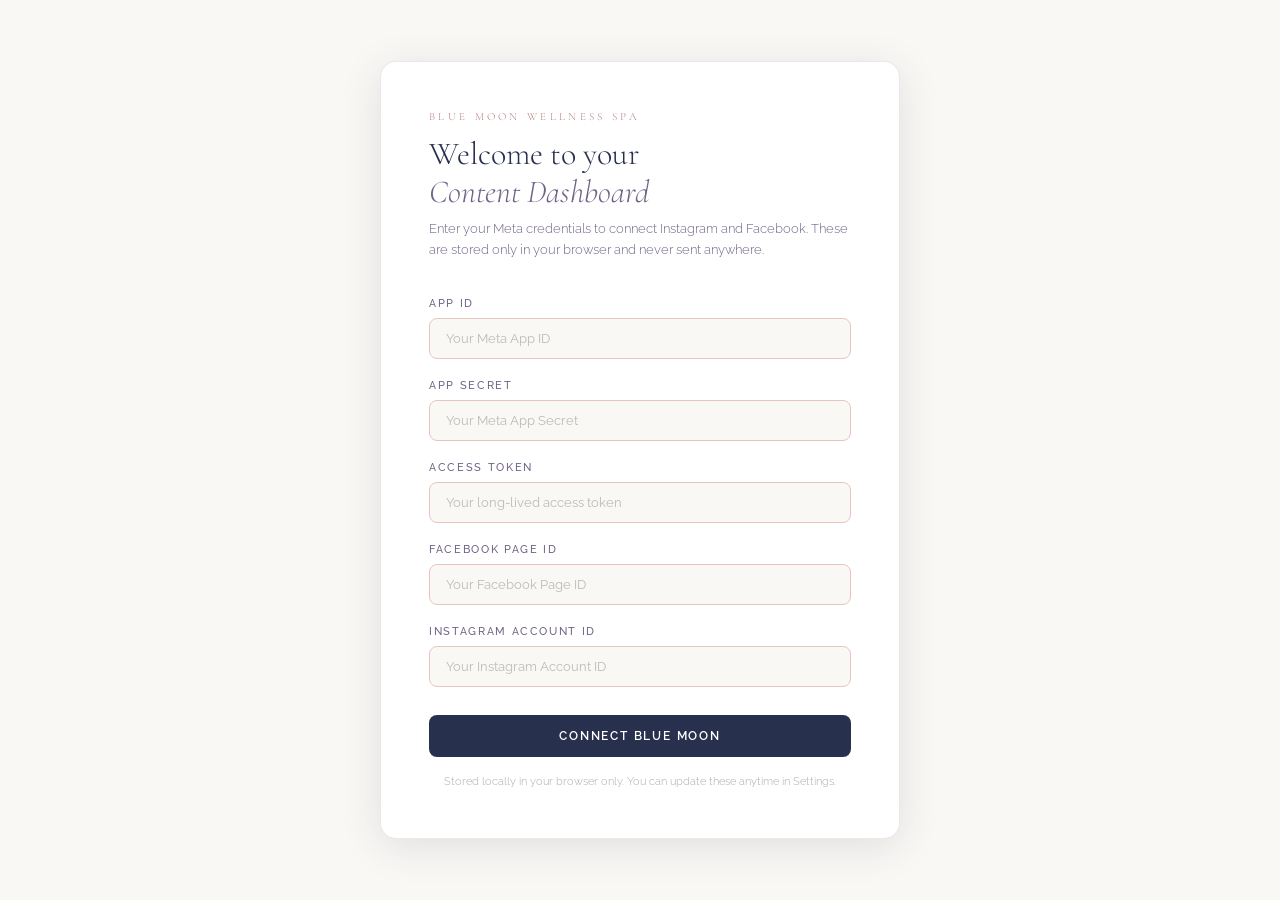
<file: frontend/blue-moon-dashboard.html>
<!DOCTYPE html>
<html lang="en">
<head>
<meta charset="UTF-8">
<meta name="viewport" content="width=device-width, initial-scale=1.0">
<title>Blue Moon — Content Dashboard</title>
<link href="https://fonts.googleapis.com/css2?family=Cormorant+Garamond:ital,wght@0,300;0,400;0,500;0,600;1,300;1,400;1,500&family=Raleway:wght@300;400;500;600;700&display=swap" rel="stylesheet">
<style>
  :root {
    --navy: #27304d;
    --plum: #716386;
    --mauve: #b87d80;
    --petal: #e8c4c1;
    --cream: #faf8f5;
    --white: #ffffff;
    --success: #7a9e7e;
    --warning: #c4a86a;
    --danger: #c47a7a;
    --border: rgba(113, 99, 134, 0.15);
    --shadow: 0 4px 24px rgba(39, 48, 77, 0.08);
    --shadow-lg: 0 8px 40px rgba(39, 48, 77, 0.12);
  }

  * { margin: 0; padding: 0; box-sizing: border-box; }

  body {
    background: var(--cream);
    color: var(--navy);
    font-family: 'Raleway', sans-serif;
    font-weight: 300;
    min-height: 100vh;
  }

  /* SETUP SCREEN */
  #setupScreen {
    min-height: 100vh;
    display: flex;
    align-items: center;
    justify-content: center;
    padding: 40px 24px;
    background: var(--cream);
  }

  .setup-card {
    background: white;
    border-radius: 16px;
    padding: 48px;
    max-width: 520px;
    width: 100%;
    box-shadow: var(--shadow-lg);
    border: 1px solid var(--border);
  }

  .setup-brand {
    font-family: 'Cormorant Garamond', serif;
    font-size: 11px;
    letter-spacing: 0.3em;
    text-transform: uppercase;
    color: var(--mauve);
    margin-bottom: 12px;
  }

  .setup-title {
    font-family: 'Cormorant Garamond', serif;
    font-size: 32px;
    font-weight: 300;
    color: var(--navy);
    line-height: 1.2;
    margin-bottom: 8px;
  }

  .setup-title em { font-style: italic; color: var(--plum); }

  .setup-subtitle {
    font-size: 13px;
    color: var(--plum);
    line-height: 1.6;
    margin-bottom: 36px;
  }

  .form-group {
    margin-bottom: 20px;
  }

  .form-label {
    display: block;
    font-size: 11px;
    letter-spacing: 0.15em;
    text-transform: uppercase;
    color: var(--plum);
    margin-bottom: 8px;
    font-weight: 500;
  }

  .form-input {
    width: 100%;
    padding: 12px 16px;
    border: 1.5px solid var(--petal);
    border-radius: 8px;
    font-family: 'Raleway', sans-serif;
    font-size: 13px;
    color: var(--navy);
    background: var(--cream);
    transition: border-color 0.2s;
    outline: none;
  }

  .form-input:focus {
    border-color: var(--plum);
    background: white;
  }

  .form-input::placeholder { color: #bbb; }

  .setup-btn {
    width: 100%;
    padding: 14px;
    background: var(--navy);
    color: white;
    border: none;
    border-radius: 8px;
    font-family: 'Raleway', sans-serif;
    font-size: 12px;
    font-weight: 600;
    letter-spacing: 0.15em;
    text-transform: uppercase;
    cursor: pointer;
    margin-top: 8px;
    transition: background 0.2s;
  }

  .setup-btn:hover { background: var(--plum); }

  .setup-note {
    margin-top: 16px;
    font-size: 11px;
    color: #aaa;
    text-align: center;
    line-height: 1.6;
  }

  /* MAIN APP */
  #app { display: none; min-height: 100vh; }

  /* SIDEBAR */
  .layout {
    display: flex;
    min-height: 100vh;
  }

  .sidebar {
    width: 240px;
    min-width: 240px;
    background: var(--navy);
    padding: 32px 0;
    display: flex;
    flex-direction: column;
    position: fixed;
    top: 0;
    left: 0;
    height: 100vh;
    overflow-y: auto;
  }

  .sidebar-brand {
    padding: 0 28px 32px;
    border-bottom: 1px solid rgba(255,255,255,0.08);
    margin-bottom: 24px;
  }

  .sidebar-brand-label {
    font-family: 'Cormorant Garamond', serif;
    font-size: 10px;
    letter-spacing: 0.3em;
    text-transform: uppercase;
    color: var(--mauve);
    margin-bottom: 4px;
  }

  .sidebar-brand-name {
    font-family: 'Cormorant Garamond', serif;
    font-size: 20px;
    font-weight: 400;
    color: white;
    line-height: 1.2;
  }

  .sidebar-brand-name em { font-style: italic; color: var(--petal); }

  .nav-section {
    padding: 0 16px;
    margin-bottom: 8px;
  }

  .nav-label {
    font-size: 9px;
    letter-spacing: 0.2em;
    text-transform: uppercase;
    color: rgba(255,255,255,0.3);
    padding: 0 12px;
    margin-bottom: 6px;
  }

  .nav-item {
    display: flex;
    align-items: center;
    gap: 10px;
    padding: 10px 12px;
    border-radius: 8px;
    cursor: pointer;
    color: rgba(255,255,255,0.6);
    font-size: 13px;
    font-weight: 400;
    transition: all 0.2s;
    margin-bottom: 2px;
  }

  .nav-item:hover { background: rgba(255,255,255,0.06); color: white; }
  .nav-item.active { background: rgba(232,196,193,0.15); color: var(--petal); }

  .nav-icon { font-size: 16px; width: 20px; text-align: center; }

  .sidebar-footer {
    margin-top: auto;
    padding: 24px 28px 0;
    border-top: 1px solid rgba(255,255,255,0.08);
  }

  .sidebar-footer-text {
    font-size: 11px;
    color: rgba(255,255,255,0.25);
    line-height: 1.5;
  }

  /* MAIN CONTENT */
  .main {
    margin-left: 240px;
    flex: 1;
    padding: 40px 48px;
    max-width: calc(100% - 240px);
  }

  .page { display: none; }
  .page.active { display: block; }

  /* PAGE HEADER */
  .page-header {
    margin-bottom: 40px;
    display: flex;
    align-items: flex-end;
    justify-content: space-between;
    flex-wrap: wrap;
    gap: 16px;
  }

  .page-title {
    font-family: 'Cormorant Garamond', serif;
    font-size: 36px;
    font-weight: 300;
    color: var(--navy);
    line-height: 1.1;
  }

  .page-title em { font-style: italic; color: var(--plum); }

  .page-subtitle {
    font-size: 13px;
    color: var(--plum);
    margin-top: 6px;
    font-weight: 300;
  }

  /* BUTTONS */
  .btn {
    padding: 10px 20px;
    border-radius: 8px;
    font-family: 'Raleway', sans-serif;
    font-size: 11px;
    font-weight: 600;
    letter-spacing: 0.12em;
    text-transform: uppercase;
    cursor: pointer;
    border: none;
    transition: all 0.2s;
  }

  .btn-primary { background: var(--navy); color: white; }
  .btn-primary:hover { background: var(--plum); }
  .btn-secondary { background: white; color: var(--navy); border: 1.5px solid var(--petal); }
  .btn-secondary:hover { border-color: var(--plum); color: var(--plum); }
  .btn-success { background: var(--success); color: white; }
  .btn-danger { background: transparent; color: var(--danger); border: 1.5px solid var(--danger); }
  .btn-sm { padding: 7px 14px; font-size: 10px; }

  /* CARDS */
  .card {
    background: white;
    border-radius: 12px;
    border: 1px solid var(--border);
    box-shadow: var(--shadow);
  }

  /* STATS ROW */
  .stats-row {
    display: grid;
    grid-template-columns: repeat(4, 1fr);
    gap: 16px;
    margin-bottom: 32px;
  }

  .stat-card {
    background: white;
    border-radius: 12px;
    padding: 24px;
    border: 1px solid var(--border);
    box-shadow: var(--shadow);
  }

  .stat-label {
    font-size: 10px;
    letter-spacing: 0.15em;
    text-transform: uppercase;
    color: var(--plum);
    margin-bottom: 8px;
    font-weight: 500;
  }

  .stat-value {
    font-family: 'Cormorant Garamond', serif;
    font-size: 36px;
    font-weight: 300;
    color: var(--navy);
    line-height: 1;
    margin-bottom: 4px;
  }

  .stat-sub {
    font-size: 11px;
    color: #aaa;
  }

  /* POST COMPOSER */
  .composer {
    background: white;
    border-radius: 12px;
    border: 1px solid var(--border);
    box-shadow: var(--shadow);
    overflow: hidden;
    margin-bottom: 32px;
  }

  .composer-header {
    padding: 20px 24px;
    border-bottom: 1px solid var(--border);
    display: flex;
    align-items: center;
    justify-content: space-between;
  }

  .composer-title {
    font-family: 'Cormorant Garamond', serif;
    font-size: 18px;
    font-weight: 400;
    color: var(--navy);
  }

  .composer-body { padding: 24px; }

  .composer-textarea {
    width: 100%;
    min-height: 140px;
    border: 1.5px solid var(--petal);
    border-radius: 8px;
    padding: 16px;
    font-family: 'Raleway', sans-serif;
    font-size: 14px;
    color: var(--navy);
    line-height: 1.7;
    resize: vertical;
    outline: none;
    transition: border-color 0.2s;
    background: var(--cream);
  }

  .composer-textarea:focus { border-color: var(--plum); background: white; }

  .composer-row {
    display: flex;
    align-items: center;
    gap: 16px;
    margin-top: 16px;
    flex-wrap: wrap;
  }

  .platform-toggle {
    display: flex;
    gap: 8px;
  }

  .platform-btn {
    display: flex;
    align-items: center;
    gap: 6px;
    padding: 8px 14px;
    border-radius: 100px;
    border: 1.5px solid var(--petal);
    background: white;
    font-family: 'Raleway', sans-serif;
    font-size: 11px;
    font-weight: 500;
    color: #aaa;
    cursor: pointer;
    transition: all 0.2s;
  }

  .platform-btn.active {
    border-color: var(--navy);
    color: var(--navy);
    background: rgba(39,48,77,0.05);
  }

  .platform-btn .dot {
    width: 8px;
    height: 8px;
    border-radius: 50%;
    background: #ddd;
  }

  .platform-btn.active .dot { background: var(--mauve); }

  .post-type-select {
    padding: 8px 12px;
    border: 1.5px solid var(--petal);
    border-radius: 8px;
    font-family: 'Raleway', sans-serif;
    font-size: 12px;
    color: var(--navy);
    background: white;
    outline: none;
    cursor: pointer;
  }

  .date-input {
    padding: 8px 12px;
    border: 1.5px solid var(--petal);
    border-radius: 8px;
    font-family: 'Raleway', sans-serif;
    font-size: 12px;
    color: var(--navy);
    background: white;
    outline: none;
  }

  .media-upload-area {
    margin-top: 16px;
    border: 1.5px dashed var(--petal);
    border-radius: 8px;
    padding: 20px;
    text-align: center;
    cursor: pointer;
    transition: all 0.2s;
    background: var(--cream);
  }

  .media-upload-area:hover { border-color: var(--plum); background: white; }

  .media-upload-area p {
    font-size: 12px;
    color: var(--plum);
    margin-top: 6px;
  }

  .media-upload-area input { display: none; }

  .media-preview {
    display: flex;
    gap: 8px;
    margin-top: 12px;
    flex-wrap: wrap;
  }

  .media-thumb {
    width: 72px;
    height: 72px;
    border-radius: 6px;
    object-fit: cover;
    border: 1px solid var(--petal);
  }

  .composer-actions {
    display: flex;
    align-items: center;
    justify-content: space-between;
    margin-top: 20px;
    padding-top: 20px;
    border-top: 1px solid var(--border);
  }

  .char-count {
    font-size: 11px;
    color: #aaa;
  }

  /* POST LIST */
  .posts-list { display: flex; flex-direction: column; gap: 12px; }

  .post-card {
    background: white;
    border-radius: 12px;
    border: 1px solid var(--border);
    box-shadow: var(--shadow);
    padding: 20px 24px;
    display: flex;
    align-items: flex-start;
    gap: 16px;
    transition: box-shadow 0.2s;
  }

  .post-card:hover { box-shadow: var(--shadow-lg); }

  .post-status-dot {
    width: 10px;
    height: 10px;
    border-radius: 50%;
    margin-top: 5px;
    min-width: 10px;
  }

  .dot-draft { background: #ddd; }
  .dot-scheduled { background: var(--warning); }
  .dot-published { background: var(--success); }

  .post-body { flex: 1; min-width: 0; }

  .post-caption {
    font-size: 14px;
    color: var(--navy);
    line-height: 1.6;
    margin-bottom: 10px;
    display: -webkit-box;
    -webkit-line-clamp: 2;
    -webkit-box-orient: vertical;
    overflow: hidden;
  }

  .post-meta {
    display: flex;
    align-items: center;
    gap: 12px;
    flex-wrap: wrap;
  }

  .post-tag {
    font-size: 10px;
    letter-spacing: 0.1em;
    text-transform: uppercase;
    padding: 3px 10px;
    border-radius: 100px;
    font-weight: 500;
  }

  .tag-draft { background: rgba(200,200,200,0.2); color: #999; }
  .tag-scheduled { background: rgba(196,168,106,0.15); color: var(--warning); }
  .tag-scheduled_meta { background: rgba(46,125,126,0.12); color: var(--teal); }
  .tag-published { background: rgba(122,158,126,0.15); color: var(--success); }
  .tag-ig { background: rgba(184,125,128,0.12); color: var(--mauve); }
  .tag-fb { background: rgba(39,48,77,0.08); color: var(--navy); }
  .tag-both { background: rgba(113,99,134,0.1); color: var(--plum); }

  .post-date {
    font-size: 11px;
    color: #bbb;
  }

  .post-actions {
    display: flex;
    gap: 8px;
    align-items: center;
    min-width: fit-content;
  }

  /* CALENDAR */
  .calendar-grid {
    display: grid;
    grid-template-columns: repeat(7, 1fr);
    gap: 8px;
    margin-bottom: 32px;
  }

  .cal-header {
    text-align: center;
    font-size: 10px;
    letter-spacing: 0.1em;
    text-transform: uppercase;
    color: var(--plum);
    padding: 8px 0;
    font-weight: 500;
  }

  .cal-day {
    background: white;
    border-radius: 8px;
    border: 1px solid var(--border);
    min-height: 90px;
    padding: 8px;
    transition: box-shadow 0.2s;
  }

  .cal-day:hover { box-shadow: var(--shadow); }

  .cal-day-num {
    font-family: 'Cormorant Garamond', serif;
    font-size: 18px;
    font-weight: 300;
    color: var(--navy);
    margin-bottom: 4px;
  }

  .cal-day.today { border-color: var(--mauve); }
  .cal-day.today .cal-day-num { color: var(--mauve); font-weight: 500; }
  .cal-day.empty { background: transparent; border-color: transparent; }

  .cal-post-dot {
    width: 6px;
    height: 6px;
    border-radius: 50%;
    display: inline-block;
    margin: 2px;
  }

  /* SETTINGS */
  .settings-section {
    background: white;
    border-radius: 12px;
    border: 1px solid var(--border);
    box-shadow: var(--shadow);
    margin-bottom: 24px;
    overflow: hidden;
  }

  .settings-section-header {
    padding: 20px 24px;
    border-bottom: 1px solid var(--border);
  }

  .settings-section-title {
    font-family: 'Cormorant Garamond', serif;
    font-size: 18px;
    font-weight: 400;
    color: var(--navy);
  }

  .settings-section-body { padding: 24px; }

  .settings-row {
    display: flex;
    align-items: center;
    justify-content: space-between;
    padding: 12px 0;
    border-bottom: 1px solid rgba(232,196,193,0.3);
  }

  .settings-row:last-child { border-bottom: none; }

  .settings-key {
    font-size: 12px;
    font-weight: 500;
    color: var(--navy);
    margin-bottom: 2px;
  }

  .settings-val {
    font-size: 11px;
    color: #aaa;
    font-family: monospace;
  }

  /* TOAST */
  .toast {
    position: fixed;
    bottom: 32px;
    right: 32px;
    background: var(--navy);
    color: white;
    padding: 14px 20px;
    border-radius: 10px;
    font-size: 13px;
    box-shadow: var(--shadow-lg);
    transform: translateY(80px);
    opacity: 0;
    transition: all 0.3s;
    z-index: 999;
    max-width: 320px;
  }

  .toast.show { transform: translateY(0); opacity: 1; }
  .toast.success { background: var(--success); }
  .toast.error { background: var(--danger); }

  /* MODAL */
  .modal-overlay {
    position: fixed;
    inset: 0;
    background: rgba(39,48,77,0.4);
    display: flex;
    align-items: center;
    justify-content: center;
    z-index: 100;
    display: none;
    padding: 24px;
  }

  .modal-overlay.open { display: flex; }

  .modal {
    background: white;
    border-radius: 16px;
    padding: 36px;
    max-width: 560px;
    width: 100%;
    box-shadow: var(--shadow-lg);
  }

  .modal-title {
    font-family: 'Cormorant Garamond', serif;
    font-size: 24px;
    font-weight: 400;
    color: var(--navy);
    margin-bottom: 8px;
  }

  .modal-subtitle {
    font-size: 13px;
    color: var(--plum);
    margin-bottom: 24px;
    line-height: 1.6;
  }

  .modal-actions {
    display: flex;
    gap: 12px;
    justify-content: flex-end;
    margin-top: 24px;
  }

  /* EMPTY STATE */
  .empty-state {
    text-align: center;
    padding: 60px 24px;
    color: var(--plum);
  }

  .empty-state-icon { font-size: 48px; margin-bottom: 16px; opacity: 0.4; }

  .empty-state-title {
    font-family: 'Cormorant Garamond', serif;
    font-size: 22px;
    font-weight: 400;
    color: var(--navy);
    margin-bottom: 8px;
  }

  .empty-state-text { font-size: 13px; line-height: 1.6; }

  /* TABS */
  .tabs {
    display: flex;
    gap: 0;
    border-bottom: 1px solid var(--border);
    margin-bottom: 24px;
  }

  .tab {
    padding: 12px 20px;
    font-size: 12px;
    font-weight: 500;
    letter-spacing: 0.08em;
    text-transform: uppercase;
    color: #aaa;
    cursor: pointer;
    border-bottom: 2px solid transparent;
    margin-bottom: -1px;
    transition: all 0.2s;
  }

  .tab:hover { color: var(--plum); }
  .tab.active { color: var(--navy); border-bottom-color: var(--mauve); }

  /* API STATUS */
  .api-status {
    display: inline-flex;
    align-items: center;
    gap: 6px;
    font-size: 11px;
    padding: 4px 12px;
    border-radius: 100px;
    font-weight: 500;
  }

  .api-status.connected { background: rgba(122,158,126,0.12); color: var(--success); }
  .api-status.disconnected { background: rgba(196,120,120,0.12); color: var(--danger); }
  .api-status-dot { width: 6px; height: 6px; border-radius: 50%; background: currentColor; }

  @media (max-width: 900px) {
    .sidebar { width: 200px; min-width: 200px; }
    .main { margin-left: 200px; max-width: calc(100% - 200px); padding: 24px; }
    .stats-row { grid-template-columns: repeat(2, 1fr); }
  }
</style>
</head>
<body>

<!-- SETUP SCREEN -->
<div id="setupScreen">
  <div class="setup-card">
    <div class="setup-brand">Blue Moon Wellness Spa</div>
    <h1 class="setup-title">Welcome to your<br><em>Content Dashboard</em></h1>
    <p class="setup-subtitle">Enter your Meta credentials to connect Instagram and Facebook. These are stored only in your browser and never sent anywhere.</p>

    <div class="form-group">
      <label class="form-label">App ID</label>
      <input class="form-input" id="s_appId" type="text" placeholder="Your Meta App ID">
    </div>
    <div class="form-group">
      <label class="form-label">App Secret</label>
      <input class="form-input" id="s_appSecret" type="password" placeholder="Your Meta App Secret">
    </div>
    <div class="form-group">
      <label class="form-label">Access Token</label>
      <input class="form-input" id="s_token" type="password" placeholder="Your long-lived access token">
    </div>
    <div class="form-group">
      <label class="form-label">Facebook Page ID</label>
      <input class="form-input" id="s_pageId" type="text" placeholder="Your Facebook Page ID">
    </div>
    <div class="form-group">
      <label class="form-label">Instagram Account ID</label>
      <input class="form-input" id="s_igId" type="text" placeholder="Your Instagram Account ID">
    </div>

    <button class="setup-btn" id="connectBtn">Connect Blue Moon</button>
    <p class="setup-note">Stored locally in your browser only. You can update these anytime in Settings.</p>
  </div>
</div>

<!-- MAIN APP -->
<div id="app">
  <div class="layout">

    <!-- SIDEBAR -->
    <aside class="sidebar">
      <div class="sidebar-brand">
        <div class="sidebar-brand-label">Blue Moon</div>
        <div class="sidebar-brand-name">Content<br><em>Dashboard</em></div>
      </div>

      <div class="nav-section">
        <div class="nav-label">Manage</div>
        <div class="nav-item active" onclick="showPage('compose')">
          <span class="nav-icon">✦</span> Compose
        </div>
        <div class="nav-item" onclick="showPage('import')">
          <span class="nav-icon">⊕</span> Import Plan
        </div>
        <div class="nav-item" onclick="showPage('queue')">
          <span class="nav-icon">◈</span> Queue
        </div>
        <div class="nav-item" onclick="showPage('calendar')">
          <span class="nav-icon">◻</span> Calendar
        </div>
      </div>

      <div class="nav-section" style="margin-top: 16px;">
        <div class="nav-label">Account</div>
        <div class="nav-item" onclick="showPage('settings')">
          <span class="nav-icon">◎</span> Settings
        </div>
      </div>

      <div class="sidebar-footer">
        <div class="sidebar-footer-text">Blue Moon Wellness Spa<br>@bluemoonwellnessspa</div>
      </div>
    </aside>

    <!-- MAIN -->
    <main class="main">

      <!-- COMPOSE PAGE -->
      <div class="page active" id="page-compose">
        <div class="page-header">
          <div>
            <h1 class="page-title">New <em>Post</em></h1>
            <p class="page-subtitle">Draft, schedule, and publish to Instagram and Facebook.</p>
          </div>
        </div>

        <div class="composer">
          <div class="composer-header">
            <span class="composer-title">Write your caption</span>
            <div id="apiStatusBadge" class="api-status disconnected">
              <span class="api-status-dot"></span> Not connected
            </div>
          </div>
          <div class="composer-body">
            <textarea class="composer-textarea" id="captionInput" placeholder="Write your caption here..." oninput="updateCharCount()"></textarea>

            <div class="composer-row">
              <div class="platform-toggle">
                <button class="platform-btn active" id="btn-ig" onclick="togglePlatform('ig')">
                  <span class="dot"></span> Instagram
                </button>
                <button class="platform-btn active" id="btn-fb" onclick="togglePlatform('fb')">
                  <span class="dot"></span> Facebook
                </button>
              </div>

              <select class="post-type-select" id="postType">
                <option value="feed">Feed Post</option>
                <option value="reel">Reel</option>
                <option value="story">Story</option>
              </select>

              <input type="datetime-local" class="date-input" id="scheduleDate">
            </div>

            <div class="media-upload-area" onclick="document.getElementById('mediaFile').click()">
              <div style="font-size: 24px;">⊕</div>
              <p>Tap to attach image or video from Canva</p>
              <p style="color:#bbb; font-size:11px; margin-top:4px;">JPG, PNG, MP4 supported</p>
              <input type="file" id="mediaFile" accept="image/*,video/*" onchange="handleMedia(event)">
            </div>
            <div class="media-preview" id="mediaPreview"></div>

            <div class="composer-actions">
              <span class="char-count" id="charCount">0 characters</span>
              <div style="display:flex; gap:10px;">
                <button class="btn btn-secondary" onclick="saveDraft()">Save Draft</button>
                <button class="btn btn-primary" onclick="schedulePost()">Schedule Post</button>
              </div>
            </div>
          </div>
        </div>
      </div>

      <!-- QUEUE PAGE -->
      <div class="page" id="page-queue">
        <div class="page-header">
          <div>
            <h1 class="page-title">Post <em>Queue</em></h1>
            <p class="page-subtitle">All your drafts and scheduled posts in one place.</p>
          </div>
          <div style="display:flex; gap:10px;">
            <button class="btn btn-secondary" onclick="debugSchedule()">Debug</button>
            <button class="btn btn-success" onclick="scheduleAll()">Schedule All to Meta</button>
            <button class="btn btn-primary" onclick="showPage('compose')">+ New Post</button>
          </div>
        </div>

        <div class="tabs">
          <div class="tab active" onclick="filterPosts('all', this)">All</div>
          <div class="tab" onclick="filterPosts('draft', this)">Drafts</div>
          <div class="tab" onclick="filterPosts('scheduled', this)">Scheduled</div>
          <div class="tab" onclick="filterPosts('published', this)">Published</div>
        </div>

        <div class="posts-list" id="postsList">
          <div class="empty-state">
            <div class="empty-state-icon">◈</div>
            <div class="empty-state-title">No posts yet</div>
            <p class="empty-state-text">Write your first post in the Compose tab and it will appear here.</p>
          </div>
        </div>
      </div>

      <!-- CALENDAR PAGE -->
      <div class="page" id="page-calendar">
        <div class="page-header">
          <div>
            <h1 class="page-title">Content <em>Calendar</em></h1>
            <p class="page-subtitle">Your scheduled posts at a glance.</p>
          </div>
          <div style="display:flex; gap:10px; align-items:center;">
            <button class="btn btn-secondary btn-sm" onclick="prevMonth()">← Prev</button>
            <span id="calMonthLabel" style="font-family:'Cormorant Garamond',serif; font-size:18px; color:var(--navy);"></span>
            <button class="btn btn-secondary btn-sm" onclick="nextMonth()">Next →</button>
          </div>
        </div>
        <div class="calendar-grid" id="calendarGrid"></div>
      </div>

      <!-- IMPORT PAGE -->
      <div class="page" id="page-import">
        <div class="page-header">
          <div>
            <h1 class="page-title">Import <em>Content Plan</em></h1>
            <p class="page-subtitle">Upload your HTML content plan and all posts will be added to your queue for review.</p>
          </div>
        </div>

        <div class="composer" style="margin-bottom:24px;">
          <div class="composer-header">
            <span class="composer-title">Upload content plan</span>
          </div>
          <div class="composer-body">
            <div class="media-upload-area" onclick="document.getElementById('importFile').click()" id="importDropZone">
              <div style="font-size:32px;">⊕</div>
              <p style="font-size:14px; font-weight:500; margin-top:8px;">Tap to upload your HTML content plan</p>
              <p style="color:#bbb; font-size:12px; margin-top:4px;">Generated by your Claude project · HTML format</p>
              <input type="file" id="importFile" accept=".html" onchange="handleImport(event)" style="display:none;">
            </div>
            <div id="importPreview" style="margin-top:20px; display:none;">
              <div style="display:flex; align-items:center; justify-content:space-between; margin-bottom:16px;">
                <div>
                  <div style="font-size:14px; font-weight:500; color:var(--navy);" id="importSummary"></div>
                  <div style="font-size:12px; color:var(--plum); margin-top:4px;" id="importSubSummary"></div>
                </div>
                <div style="display:flex; gap:10px;">
                  <button class="btn btn-secondary" onclick="clearImport()">Clear</button>
                  <button class="btn btn-primary" onclick="confirmImport()">Add to Queue</button>
                </div>
              </div>
              <div id="importList" style="display:flex; flex-direction:column; gap:8px; max-height:480px; overflow-y:auto;"></div>
            </div>
          </div>
        </div>

        <div class="card" style="padding:24px;">
          <div style="font-family:'Cormorant Garamond',serif; font-size:16px; color:var(--navy); margin-bottom:12px;">How it works</div>
          <div style="font-size:13px; color:var(--plum); line-height:1.8;">
            1. Generate your monthly content plan in your Claude project as usual.<br>
            2. Export or save it as an HTML file.<br>
            3. Upload it here — all posts are read and added to your queue as drafts.<br>
            4. Review each post, make any edits, then approve to schedule.<br>
            5. YNTP broadcast drops are flagged as manual — they appear as reminders only.
          </div>
        </div>
      </div>

      <!-- SETTINGS PAGE -->
      <div class="page" id="page-settings">
        <div class="page-header">
          <div>
            <h1 class="page-title">Account <em>Settings</em></h1>
            <p class="page-subtitle">Manage your Meta credentials and connection.</p>
          </div>
        </div>

        <div class="settings-section">
          <div class="settings-section-header">
            <div class="settings-section-title">Meta API Credentials</div>
          </div>
          <div class="settings-section-body" id="credentialsDisplay"></div>
        </div>

        <div style="display:flex; gap:12px; flex-wrap:wrap; margin-bottom:16px;">
          <button class="btn btn-secondary" onclick="testWorker()">Test Worker Connection</button>
          <button class="btn btn-secondary" onclick="testMetaToken()">Test Meta Token</button>
        </div>
        <button class="btn btn-danger" onclick="resetCredentials()">Disconnect & Reset</button>
      </div>

    </main>
  </div>
</div>

<!-- TOAST -->
<div class="toast" id="toast"></div>

<!-- EDIT MODAL -->
<div class="modal-overlay" id="editModal">
  <div class="modal">
    <div class="modal-title">Edit Post</div>
    <div class="modal-subtitle">Make changes to your caption or schedule.</div>
    <textarea class="composer-textarea" id="editCaption" style="min-height:120px;"></textarea>
    <div style="margin-top:12px; display:flex; gap:12px;">
      <input type="datetime-local" class="date-input" id="editDate" style="flex:1;">
      <select class="post-type-select" id="editType">
        <option value="feed">Feed Post</option>
        <option value="reel">Reel</option>
        <option value="story">Story</option>
      </select>
    </div>
    <div class="modal-actions">
      <button class="btn btn-secondary" onclick="closeModal()">Cancel</button>
      <button class="btn btn-primary" onclick="saveEdit()">Save Changes</button>
    </div>
  </div>
</div>

<script>
  // STATE
  let posts = JSON.parse(localStorage.getItem('bm_posts') || '[]');
  let creds = JSON.parse(localStorage.getItem('bm_creds') || 'null');
  let platforms = { ig: true, fb: true };
  let currentFilter = 'all';
  let editingId = null;
  let calYear, calMonth;

  const now = new Date();
  calYear = now.getFullYear();
  calMonth = now.getMonth();

  document.addEventListener('DOMContentLoaded', function() {
    document.getElementById('connectBtn').addEventListener('click', saveCredentials);
    init();
  });

  // INIT
  function init() {
    if (creds) {
      document.getElementById('setupScreen').style.display = 'none';
      document.getElementById('app').style.display = 'block';
      updateApiStatus();
      loadPostsFromKV().then(() => {
        renderPosts();
        renderCalendar();
      });
      renderCredentials();
      setDefaultDate();
    }
  }

  function setDefaultDate() {
    const d = new Date();
    d.setHours(9, 0, 0, 0);
    d.setDate(d.getDate() + 1);
    document.getElementById('scheduleDate').value = d.toISOString().slice(0,16);
  }

  // CREDENTIALS
  function saveCredentials() {
    const appId = document.getElementById('s_appId').value.trim();
    const appSecret = document.getElementById('s_appSecret').value.trim();
    const token = document.getElementById('s_token').value.trim();
    const pageId = document.getElementById('s_pageId').value.trim();
    const igId = document.getElementById('s_igId').value.trim();

    if (!appId || !token || !pageId || !igId) {
      showToast('Please fill in all required fields.', 'error');
      return;
    }

    creds = { appId, appSecret, token, pageId, igId };
    localStorage.setItem('bm_creds', JSON.stringify(creds));

    // Save creds to KV for auto-publishing cron
    fetch(WORKER_URL, {
      method: 'POST',
      headers: { 'Content-Type': 'application/json' },
      body: JSON.stringify({ action: 'save_posts', posts, creds })
    }).catch(() => {});

    document.getElementById('setupScreen').style.display = 'none';
    document.getElementById('app').style.display = 'block';
    updateApiStatus();
    renderPosts();
    renderCalendar();
    renderCredentials();
    setDefaultDate();
    showToast('Blue Moon connected successfully.', 'success');
  }

  function resetCredentials() {
    if (!confirm('This will disconnect your Meta accounts and clear all credentials. Posts will remain. Continue?')) return;
    localStorage.removeItem('bm_creds');
    creds = null;
    document.getElementById('app').style.display = 'none';
    document.getElementById('setupScreen').style.display = 'flex';
  }

  function updateApiStatus() {
    const badge = document.getElementById('apiStatusBadge');
    if (creds && creds.token) {
      badge.className = 'api-status connected';
      badge.innerHTML = '<span class="api-status-dot"></span> Connected';
    } else {
      badge.className = 'api-status disconnected';
      badge.innerHTML = '<span class="api-status-dot"></span> Not connected';
    }
  }

  function renderCredentials() {
    if (!creds) return;
    const el = document.getElementById('credentialsDisplay');
    el.innerHTML = `
      <div class="settings-row">
        <div><div class="settings-key">App ID</div><div class="settings-val">${creds.appId}</div></div>
        <span class="api-status connected"><span class="api-status-dot"></span> Saved</span>
      </div>
      <div class="settings-row">
        <div><div class="settings-key">App Secret</div><div class="settings-val">••••••••••••</div></div>
        <span class="api-status connected"><span class="api-status-dot"></span> Saved</span>
      </div>
      <div class="settings-row">
        <div><div class="settings-key">Access Token</div><div class="settings-val">${creds.token.slice(0,20)}••••••••</div></div>
        <span class="api-status connected"><span class="api-status-dot"></span> Saved</span>
      </div>
      <div class="settings-row">
        <div><div class="settings-key">Facebook Page ID</div><div class="settings-val">${creds.pageId}</div></div>
        <span class="api-status connected"><span class="api-status-dot"></span> Saved</span>
      </div>
      <div class="settings-row">
        <div><div class="settings-key">Instagram Account ID</div><div class="settings-val">${creds.igId}</div></div>
        <span class="api-status connected"><span class="api-status-dot"></span> Saved</span>
      </div>
    `;
  }

  // NAVIGATION
  function showPage(page) {
    document.querySelectorAll('.page').forEach(p => p.classList.remove('active'));
    document.querySelectorAll('.nav-item').forEach(n => n.classList.remove('active'));
    document.getElementById('page-' + page).classList.add('active');
    event.currentTarget.classList.add('active');
    if (page === 'queue') renderPosts();
    if (page === 'calendar') renderCalendar();
  }

  // PLATFORM TOGGLE
  function togglePlatform(p) {
    platforms[p] = !platforms[p];
    document.getElementById('btn-' + p).classList.toggle('active', platforms[p]);
  }

  // CHAR COUNT
  function updateCharCount() {
    const len = document.getElementById('captionInput').value.length;
    document.getElementById('charCount').textContent = len + ' characters';
  }

  // MEDIA
  let mediaFiles = [];
  let mediaBase64 = null;

  function handleMedia(e) {
    const file = e.target.files[0];
    if (!file) return;
    mediaFiles = [file];
    const preview = document.getElementById('mediaPreview');
    preview.innerHTML = '';

    if (file.type.startsWith('image/')) {
      const reader = new FileReader();
      reader.onload = function(ev) {
        mediaBase64 = ev.target.result;
        const img = document.createElement('img');
        img.className = 'media-thumb';
        img.src = mediaBase64;
        preview.appendChild(img);
      };
      reader.readAsDataURL(file);
    } else {
      mediaBase64 = null;
      preview.innerHTML = `<div style="padding:8px 12px; background:var(--cream); border-radius:6px; font-size:12px; color:var(--plum);">📹 ${file.name}</div>`;
    }
  }

  // Upload image to worker and return { url, error }
  async function uploadImageNow(base64, type) {
    if (!base64) return { url: null, error: null };
    try {
      const res = await fetch(WORKER_URL, {
        method: 'POST',
        headers: { 'Content-Type': 'application/json' },
        body: JSON.stringify({ action: 'upload_image', imageBase64: base64, imageType: type })
      });
      const data = await res.json();
      if (data.success) return { url: data.url, error: null };
      return { url: null, error: data.error || 'Worker returned failure' };
    } catch (e) {
      return { url: null, error: e.message || 'Could not reach worker' };
    }
  }

  // SAVE DRAFT
  async function saveDraft() {
    const caption = document.getElementById('captionInput').value.trim();
    if (!caption) { showToast('Please write a caption first.', 'error'); return; }

    let imageUrl = null;
    if (mediaBase64) {
      showToast('Uploading image…', '');
      const type = mediaBase64.match(/data:(.*?);/)?.[1] || 'image/jpeg';
      const result = await uploadImageNow(mediaBase64, type);
      if (result.error) {
        alert(`Image upload failed:\n\n${result.error}\n\nMake sure your worker is deployed with the KV binding set to STORE.`);
        return;
      }
      imageUrl = result.url;
    }

    const post = {
      id: Date.now(),
      caption,
      platforms: { ...platforms },
      type: document.getElementById('postType').value,
      date: document.getElementById('scheduleDate').value,
      status: 'draft',
      imageUrl,
      created: new Date().toISOString()
    };
    posts.unshift(post);
    savePosts();
    clearComposer();
    showToast('Draft saved.', 'success');
  }

  // SCHEDULE POST
  async function schedulePost() {
    const caption = document.getElementById('captionInput').value.trim();
    if (!caption) { showToast('Please write a caption first.', 'error'); return; }
    const date = document.getElementById('scheduleDate').value;
    if (!date) { showToast('Please select a date and time.', 'error'); return; }
    if (!platforms.ig && !platforms.fb) { showToast('Please select at least one platform.', 'error'); return; }

    let imageUrl = null;
    if (mediaBase64) {
      showToast('Uploading image…', '');
      const type = mediaBase64.match(/data:(.*?);/)?.[1] || 'image/jpeg';
      const result = await uploadImageNow(mediaBase64, type);
      if (result.error) {
        alert(`Image upload failed:\n\n${result.error}\n\nMake sure your worker is deployed with the KV binding set to STORE.`);
        return;
      }
      imageUrl = result.url;
    }

    const post = {
      id: Date.now(),
      caption,
      platforms: { ...platforms },
      type: document.getElementById('postType').value,
      date,
      status: 'scheduled',
      imageUrl,
      created: new Date().toISOString()
    };
    posts.unshift(post);
    savePosts();
    clearComposer();
    renderCalendar();

    const d = new Date(date);
    const formatted = d.toLocaleDateString('en-AU', { weekday:'short', day:'numeric', month:'short' }) + ' at ' + d.toLocaleTimeString('en-AU', { hour:'2-digit', minute:'2-digit' });
    showToast(`Scheduled for ${formatted}`, 'success');
  }

  function clearComposer() {
    document.getElementById('captionInput').value = '';
    document.getElementById('mediaPreview').innerHTML = '';
    mediaFiles = [];
    mediaBase64 = null;
    updateCharCount();
    setDefaultDate();
  }

  // RENDER POSTS
  function renderPosts() {
    const list = document.getElementById('postsList');
    let filtered = currentFilter === 'all' ? posts : posts.filter(p => p.status === currentFilter);

    if (filtered.length === 0) {
      list.innerHTML = `<div class="empty-state">
        <div class="empty-state-icon">◈</div>
        <div class="empty-state-title">No ${currentFilter === 'all' ? '' : currentFilter} posts yet</div>
        <p class="empty-state-text">Write your first post in the Compose tab.</p>
      </div>`;
      return;
    }

    list.innerHTML = filtered.map(post => {
      const platformTag = post.platforms.ig && post.platforms.fb ? `<span class="post-tag tag-both">IG + FB</span>`
        : post.platforms.ig ? `<span class="post-tag tag-ig">Instagram</span>`
        : `<span class="post-tag tag-fb">Facebook</span>`;

      const statusTag = `<span class="post-tag tag-${post.status}">${post.status}</span>`;

      const dateStr = post.date ? new Date(post.date).toLocaleDateString('en-AU', { day:'numeric', month:'short', hour:'2-digit', minute:'2-digit' }) : '';

      const thumb = post.imageUrl || post.image;
      const isPast = post.date && new Date(post.date) < new Date();
      return `<div class="post-card">
        <div class="post-status-dot dot-${post.isYNTP ? 'draft' : post.status}"></div>
        ${thumb ? `<img src="${thumb}" style="width:56px; height:56px; border-radius:6px; object-fit:cover; border:1px solid var(--petal); flex-shrink:0;" onerror="this.style.display='none'">` : ''}
        <div class="post-body">
          <div class="post-caption">${escHtml(post.caption)}</div>
          <div class="post-meta">
            ${post.isYNTP ? `<span class="post-tag" style="background:rgba(123,94,167,0.1);color:var(--plum);">YNTP · Manual</span>` : statusTag}
            ${post.isYNTP ? '' : platformTag}
            <span class="post-tag" style="background:rgba(113,99,134,0.08);color:var(--plum);">${post.type}</span>
            ${post.imageUrl ? `<span class="post-tag" style="background:rgba(122,158,126,0.12);color:var(--success);">Image ✓</span>` : ''}
            ${dateStr ? `<span class="post-date${isPast && post.status === 'draft' ? '" style="color:var(--danger)' : ''}">${dateStr}${isPast && post.status === 'draft' ? ' · past date' : ''}</span>` : ''}
          </div>
        </div>
        <div class="post-actions">
          ${!post.isYNTP && post.status !== 'published' ? `<button class="btn btn-success btn-sm" onclick="publishPost(${post.id})">Publish</button>` : ''}
          <button class="btn btn-secondary btn-sm" onclick="editPost(${post.id})">Edit</button>
          <button class="btn btn-danger btn-sm" onclick="deletePost(${post.id})">Delete</button>
        </div>
      </div>`;
    }).join('');
  }

  function filterPosts(filter, el) {
    currentFilter = filter;
    document.querySelectorAll('.tab').forEach(t => t.classList.remove('active'));
    el.classList.add('active');
    renderPosts();
  }

  // EDIT
  function editPost(id) {
    const post = posts.find(p => p.id === id);
    if (!post) return;
    editingId = id;
    document.getElementById('editCaption').value = post.caption;
    document.getElementById('editDate').value = post.date || '';
    document.getElementById('editType').value = post.type || 'feed';
    document.getElementById('editModal').classList.add('open');
  }

  function saveEdit() {
    const post = posts.find(p => p.id === editingId);
    if (!post) return;
    post.caption = document.getElementById('editCaption').value.trim();
    post.date = document.getElementById('editDate').value;
    post.type = document.getElementById('editType').value;
    if (post.date && post.status === 'draft') post.status = 'scheduled';
    savePosts();
    closeModal();
    renderPosts();
    renderCalendar();
    showToast('Post updated.', 'success');
  }

  function closeModal() {
    document.getElementById('editModal').classList.remove('open');
    editingId = null;
  }

  // PUBLISH
  const WORKER_URL = 'https://blue-moon-publisher.liz-1b0.workers.dev';

  async function publishPost(id) {
    const post = posts.find(p => p.id === id);
    if (!post) return;
    if (!creds || !creds.token) { showToast('No access token found. Check Settings.', 'error'); return; }

    const platformList = [];
    if (post.platforms.ig) platformList.push('Instagram');
    if (post.platforms.fb) platformList.push('Facebook');
    const platformStr = platformList.join(' + ');

    const isScheduled = post.date && new Date(post.date) > new Date();
    const actionLabel = isScheduled ? 'Schedule in Meta Business Suite' : 'Publish now';

    if (!confirm(`${actionLabel} to ${platformStr}?\n\n"${post.caption.slice(0, 100)}..."`)) return;

    showToast(isScheduled ? 'Sending to Business Suite...' : 'Publishing now...', '');

    try {
      // Image URL was stored at save time — no re-upload needed
      let imageUrl = post.imageUrl || null;
      let imageFilename = null;

      const results = [];
      const fbAction = isScheduled ? 'schedule_facebook' : 'publish_facebook';
      const igAction = isScheduled ? 'schedule_instagram_container' : 'publish_instagram_container';

      // Facebook
      if (post.platforms.fb && creds.pageId) {
        const res = await fetch(WORKER_URL, {
          method: 'POST',
          headers: { 'Content-Type': 'application/json' },
          body: JSON.stringify({
            action: fbAction,
            token: creds.token,
            pageId: creds.pageId,
            caption: post.caption,
            imageUrl,
            postType: post.type,
            scheduledTime: post.date
          })
        });
        const data = await res.json();
        results.push({ platform: 'Facebook', ...data });
      }

      // Instagram
      if (post.platforms.ig && creds.igId) {
        if (!imageUrl) {
          results.push({ platform: 'Instagram', success: false, error: 'Instagram requires an image — please attach one.' });
        } else {
          const containerRes = await fetch(WORKER_URL, {
            method: 'POST',
            headers: { 'Content-Type': 'application/json' },
            body: JSON.stringify({
              action: igAction,
              token: creds.token,
              igId: creds.igId,
              caption: post.caption,
              imageUrl,
              postType: post.type,
              scheduledTime: post.date
            })
          });
          const containerData = await containerRes.json();

          if (!containerData.success) {
            results.push({ platform: 'Instagram', success: false, error: containerData.error });
          } else if (!isScheduled) {
            // Wait 3 seconds for Meta to fetch the image before publishing
            await new Promise(r => setTimeout(r, 3000));
            const publishRes = await fetch(WORKER_URL, {
              method: 'POST',
              headers: { 'Content-Type': 'application/json' },
              body: JSON.stringify({
                action: 'publish_instagram_publish',
                token: creds.token,
                igId: creds.igId,
                containerId: containerData.containerId
              })
            });
            const publishData = await publishRes.json();
            results.push({ platform: 'Instagram', ...publishData });
          } else {
            results.push({ platform: 'Instagram', success: true });
          }
        }
      }

      // Delete image after publishing — wait 5 seconds for Meta to fetch it first
      if (imageFilename) {
        await new Promise(r => setTimeout(r, 5000));
        await fetch(WORKER_URL, {
          method: 'POST',
          headers: { 'Content-Type': 'application/json' },
          body: JSON.stringify({ action: 'delete_image', filename: imageFilename })
        });
      }

      const allOk = results.every(r => r.success);
      const failDetails = results.filter(r => !r.success).map(r => `${r.platform}: ${r.error}`).join('\n');

      if (allOk) {
        post.status = isScheduled ? 'scheduled_meta' : 'published';
        post.publishedAt = new Date().toISOString();
        savePosts(); renderPosts(); renderCalendar();
        showToast(isScheduled ? `Scheduled in Meta Business Suite · ${platformStr}` : `Published to ${platformStr} successfully.`, 'success');
      } else if (results.some(r => r.success)) {
        post.status = isScheduled ? 'scheduled_meta' : 'published';
        post.publishedAt = new Date().toISOString();
        savePosts(); renderPosts(); renderCalendar();
        alert(`Partially succeeded.\n\nFailed:\n${failDetails}`);
      } else {
        alert(`Failed to post.\n\n${failDetails}`);
      }

    } catch (err) {
      alert(`Error: ${err.message}`);
    }
  }

  function buildPublishPrompt(post, creds) {
    const platforms = [];
    if (post.platforms.ig) platforms.push(`Instagram (Account ID: ${creds.igId})`);
    if (post.platforms.fb) platforms.push(`Facebook Page (Page ID: ${creds.pageId})`);

    return `You are a social media publishing assistant. Please publish the following post using the Meta Graph API.

ACCESS TOKEN: ${creds.token}
PLATFORMS: ${platforms.join(', ')}
POST TYPE: ${post.type}
CAPTION: ${post.caption}
${post.image ? `IMAGE: Base64 image is attached (upload as media)` : 'NO IMAGE — text only post'}

Instructions:
- For Facebook: POST to https://graph.facebook.com/v19.0/${creds.pageId}/feed with message=${encodeURIComponent(post.caption)}&access_token=TOKEN
- For Instagram feed post: First create a media container at https://graph.facebook.com/v19.0/${creds.igId}/media then publish it at /media_publish
- Respond with "SUCCESS" if published, or the error message if it failed.
- Keep response brief.`;
  }

  async function testWorker() {
    try {
      showToast('Testing worker…', '');
      // 1. Basic reachability
      const pingRes = await fetch(WORKER_URL);
      const ping = await pingRes.json();

      // 2. Try a tiny KV write+read via upload_image with a 1x1 pixel PNG
      const tiny1x1 = '[data-uri]';
      const uploadRes = await fetch(WORKER_URL, {
        method: 'POST',
        headers: { 'Content-Type': 'application/json' },
        body: JSON.stringify({ action: 'upload_image', imageBase64: tiny1x1, imageType: 'image/png' })
      });
      const upload = await uploadRes.json();

      if (upload.success) {
        // 3. Verify the image is actually served
        const imgRes = await fetch(upload.url);
        const ok = imgRes.ok;
        // Clean up
        await fetch(WORKER_URL, { method: 'POST', headers: { 'Content-Type': 'application/json' }, body: JSON.stringify({ action: 'delete_image', filename: upload.filename }) });
        alert(`✅ Worker is working!\n\nImage upload: OK\nImage URL: ${upload.url}\nImage served: ${ok ? 'YES' : 'NO (check KV binding)'}`);
      } else {
        alert(`❌ Worker reached but image upload failed:\n\n${upload.error}\n\nCheck that your KV namespace binding is named exactly "STORE".`);
      }
    } catch(e) {
      alert(`❌ Cannot reach worker:\n\n${e.message}\n\nCheck that ${WORKER_URL} is deployed.`);
    }
  }

  async function testMetaToken() {
    if (!creds?.token) { alert('No token saved — go through setup first.'); return; }
    try {
      showToast('Testing Meta token…', '');
      const res = await fetch(WORKER_URL, {
        method: 'POST',
        headers: { 'Content-Type': 'application/json' },
        body: JSON.stringify({ action: 'debug_schedule', token: creds.token, pageId: creds.pageId })
      });
      const data = await res.json();
      if (data.success) {
        alert(`✅ Meta token is valid!\n\nPage: ${data.page?.name}\nPage ID: ${data.page?.id}`);
      } else {
        alert(`❌ Meta token error:\n\n${data.error}\n\nYou may need a fresh Page Access Token.`);
      }
    } catch(e) {
      alert(`❌ Error: ${e.message}`);
    }
  }

  async function debugSchedule() {
    const testPost = posts.find(p => !p.isYNTP && p.date);
    if (!testPost) { showToast('No posts with dates found to debug.', 'error'); return; }

    showToast('Running debug — check the alert...', '');

    try {
      const res = await fetch(WORKER_URL, {
        method: 'POST',
        headers: { 'Content-Type': 'application/json' },
        body: JSON.stringify({
          action: 'debug_schedule',
          token: creds.token,
          pageId: creds.pageId,
          igId: creds.igId,
          caption: 'Debug test post',
          imageUrl: null,
          scheduledTime: testPost.date
        })
      });
      const data = await res.json();
      alert('Debug result:\n' + JSON.stringify(data, null, 2));
    } catch(err) {
      alert('Debug error: ' + err.message);
    }
  }

  // SCHEDULE ALL
  async function scheduleAll() {
    const eligible = posts.filter(p => 
      !p.isYNTP && 
      p.status === 'draft' && 
      p.date && 
      new Date(p.date) > new Date()
    );

    if (eligible.length === 0) {
      showToast(`No future-dated drafts found. Total posts in queue: ${posts.length}. Check posts have a future date and status is Draft.`, 'error');
      return;
    }

    if (!confirm(`Schedule ${eligible.length} posts to Meta Business Suite?\n\nThis will send all future-dated drafts to Instagram and/or Facebook. You can review them in Business Suite before they go live.`)) return;

    showToast(`Scheduling ${eligible.length} posts — please wait...`, '');

    let success = 0;
    const errors = [];

    for (const post of eligible) {
      const imageUrl = post.imageUrl || null;
      const postErrors = [];

      // Schedule to Facebook
      if (post.platforms.fb && creds.pageId) {
        const res = await fetch(WORKER_URL, {
          method: 'POST',
          headers: { 'Content-Type': 'application/json' },
          body: JSON.stringify({
            action: 'schedule_facebook',
            token: creds.token,
            pageId: creds.pageId,
            caption: post.caption,
            imageUrl,
            postType: post.type,
            scheduledTime: post.date
          })
        });
        const data = await res.json();
        if (!data.success) postErrors.push(`Facebook: ${data.error}`);
      }

      // Schedule to Instagram
      if (post.platforms.ig && creds.igId) {
        if (!imageUrl) {
          postErrors.push(`Instagram: no image attached to this post`);
        } else {
          const res = await fetch(WORKER_URL, {
            method: 'POST',
            headers: { 'Content-Type': 'application/json' },
            body: JSON.stringify({
              action: 'schedule_instagram_container',
              token: creds.token,
              igId: creds.igId,
              caption: post.caption,
              imageUrl,
              postType: post.type,
              scheduledTime: post.date
            })
          });
          const data = await res.json();
          if (!data.success) postErrors.push(`Instagram: ${data.error}`);
        }
      }

      if (postErrors.length === 0) {
        post.status = 'scheduled_meta';
        post.publishedAt = new Date().toISOString();
        success++;
      } else {
        errors.push(`"${post.caption.slice(0, 30)}…"\n  → ${postErrors.join('\n  → ')}`);
      }

      await new Promise(r => setTimeout(r, 400));
    }

    savePosts();
    renderPosts();
    renderCalendar();

    if (errors.length === 0) {
      showToast(`All ${success} posts scheduled in Meta Business Suite.`, 'success');
    } else {
      // Show full error details in an alert so nothing is hidden
      alert(`Scheduled ${success} of ${eligible.length} posts.\n\nFailed:\n\n${errors.join('\n\n')}`);
    }
  }
  function deletePost(id) {
    if (!confirm('Delete this post?')) return;
    posts = posts.filter(p => p.id !== id);
    savePosts();
    renderPosts();
    renderCalendar();
    showToast('Post deleted.');
  }

  // SAVE — posts no longer contain base64 images (imageUrl is stored instead)
  function savePosts() {
    try {
      localStorage.setItem('bm_posts', JSON.stringify(posts));
    } catch(e) {
      console.warn('localStorage quota exceeded');
    }
    // Sync full posts (with images) to KV
    fetch(WORKER_URL, {
      method: 'POST',
      headers: { 'Content-Type': 'application/json' },
      body: JSON.stringify({ action: 'save_posts', posts })
    }).catch(() => {});
  }

  async function loadPostsFromKV() {
    try {
      const res = await fetch(WORKER_URL, {
        method: 'POST',
        headers: { 'Content-Type': 'application/json' },
        body: JSON.stringify({ action: 'load_posts' })
      });
      const data = await res.json();
      if (data.success && data.posts && data.posts.length > 0) {
        posts = data.posts;
        try { localStorage.setItem('bm_posts', JSON.stringify(posts)); } catch(e) {}
      }
    } catch(e) {
      // KV unavailable — use localStorage fallback
    }
  }

  // CALENDAR
  function renderCalendar() {
    const grid = document.getElementById('calendarGrid');
    const label = document.getElementById('calMonthLabel');
    const monthNames = ['January','February','March','April','May','June','July','August','September','October','November','December'];
    label.textContent = monthNames[calMonth] + ' ' + calYear;

    const days = ['Sun','Mon','Tue','Wed','Thu','Fri','Sat'];
    let html = days.map(d => `<div class="cal-header">${d}</div>`).join('');

    const firstDay = new Date(calYear, calMonth, 1).getDay();
    const daysInMonth = new Date(calYear, calMonth + 1, 0).getDate();
    const today = new Date();

    for (let i = 0; i < firstDay; i++) html += `<div class="cal-day empty"></div>`;

    for (let d = 1; d <= daysInMonth; d++) {
      const isToday = today.getDate() === d && today.getMonth() === calMonth && today.getFullYear() === calYear;
      const dayPosts = posts.filter(p => {
        if (!p.date) return false;
        const pd = new Date(p.date);
        return pd.getDate() === d && pd.getMonth() === calMonth && pd.getFullYear() === calYear;
      });

      const dots = dayPosts.map(p => {
        const col = p.status === 'published' ? 'var(--success)' : p.status === 'scheduled' ? 'var(--warning)' : '#ddd';
        return `<span class="cal-post-dot" style="background:${col};" title="${p.caption.slice(0,40)}"></span>`;
      }).join('');

      html += `<div class="cal-day${isToday ? ' today' : ''}">
        <div class="cal-day-num">${d}</div>
        <div>${dots}</div>
      </div>`;
    }

    grid.innerHTML = html;
  }

  function prevMonth() {
    calMonth--;
    if (calMonth < 0) { calMonth = 11; calYear--; }
    renderCalendar();
  }

  function nextMonth() {
    calMonth++;
    if (calMonth > 11) { calMonth = 0; calYear++; }
    renderCalendar();
  }

  // TOAST
  function showToast(msg, type = '') {
    const t = document.getElementById('toast');
    t.textContent = msg;
    t.className = 'toast show' + (type ? ' ' + type : '');
    setTimeout(() => t.className = 'toast', 3000);
  }

  // IMPORT
  let importedPosts = [];

  function handleImport(e) {
    const file = e.target.files[0];
    if (!file) return;
    const reader = new FileReader();
    reader.onload = function(ev) {
      const html = ev.target.result;
      importedPosts = parseContentPlan(html);
      renderImportPreview();
    };
    reader.readAsText(file);
  }

  function parseContentPlan(html) {
    const parser = new DOMParser();
    const doc = parser.parseFromString(html, 'text/html');
    const results = [];

    // Parse regular posts (meta-line class)
    const metaLines = doc.querySelectorAll('.meta-line');
    metaLines.forEach(metaEl => {
      const metaText = metaEl.textContent.trim();
      const meta = parseMetaLine(metaText);
      if (!meta) return;

      // Caption text is in the sibling .caption-text element
      const captionBox = metaEl.closest('.caption-box');
      if (!captionBox) return;
      const captionEl = captionBox.querySelector('.caption-text');
      const hashtagEl = captionBox.querySelector('.caption-hashtags');
      let caption = captionEl ? captionEl.textContent.trim() : '';
      if (hashtagEl) caption += '\n\n' + hashtagEl.textContent.trim();

      results.push({
        id: Date.now() + Math.random(),
        caption: caption.trim(),
        platforms: {
          ig: meta.platform === 'Instagram' || meta.platform === 'Both',
          fb: meta.platform === 'Facebook' || meta.platform === 'Both'
        },
        type: normaliseType(meta.type),
        date: buildDateString(meta.date, meta.time),
        status: 'draft',
        isYNTP: false,
        created: new Date().toISOString()
      });
    });

    // Parse YNTP drops (yntp-meta class)
    const ytpMetas = doc.querySelectorAll('.yntp-meta');
    ytpMetas.forEach(metaEl => {
      const metaText = metaEl.textContent.trim();
      const meta = parseMetaLine(metaText);
      if (!meta) return;

      const ytpBox = metaEl.closest('.yntp-box');
      if (!ytpBox) return;
      const textEl = ytpBox.querySelector('.yntp-text');
      const headerEl = ytpBox.querySelector('.yntp-header');
      const caption = textEl ? textEl.textContent.trim() : '';
      const label = headerEl ? headerEl.textContent.trim() : 'YNTP Drop';

      results.push({
        id: Date.now() + Math.random(),
        caption: caption.trim(),
        platforms: { ig: false, fb: false },
        type: 'broadcast',
        date: buildDateString(meta.date, meta.time),
        status: 'draft',
        isYNTP: true,
        ytpLabel: label,
        created: new Date().toISOString()
      });
    });

    // Sort by date ascending
    results.sort((a, b) => new Date(a.date) - new Date(b.date));
    return results;
  }

  function parseMetaLine(text) {
    // Format: [DATE: 17 May 2026 | TIME: 08:00pm | PLATFORM: Instagram | TYPE: Feed Post]
    const clean = text.replace(/[\[\]]/g, '');
    const parts = {};
    clean.split('|').forEach(part => {
      const [key, ...val] = part.split(':');
      if (key && val.length) parts[key.trim()] = val.join(':').trim();
    });
    if (!parts['DATE'] || !parts['PLATFORM']) return null;
    return {
      date: parts['DATE'],
      time: parts['TIME'] || '09:00am',
      platform: parts['PLATFORM'],
      type: parts['TYPE'] || 'Feed Post'
    };
  }

  function buildDateString(dateStr, timeStr) {
    // dateStr: "17 May 2026", timeStr: "08:00pm"
    try {
      const months = { Jan:0,Feb:1,Mar:2,Apr:3,May:4,Jun:5,Jul:6,Aug:7,Sep:8,Oct:9,Nov:10,Dec:11 };
      const parts = dateStr.trim().split(' ');
      const day = parseInt(parts[0]);
      const month = months[parts[1].slice(0,3)];
      const year = parseInt(parts[2]);

      // Parse time
      const timeParts = timeStr.toLowerCase().replace(' ','').match(/(\d+):(\d+)(am|pm)/);
      let hour = parseInt(timeParts[1]);
      const min = parseInt(timeParts[2]);
      const ampm = timeParts[3];
      if (ampm === 'pm' && hour !== 12) hour += 12;
      if (ampm === 'am' && hour === 12) hour = 0;

      const d = new Date(year, month, day, hour, min);
      return d.toISOString().slice(0,16);
    } catch(e) {
      return '';
    }
  }

  function normaliseType(type) {
    const t = type.toLowerCase();
    if (t.includes('reel')) return 'reel';
    if (t.includes('carousel')) return 'carousel';
    if (t.includes('story')) return 'story';
    if (t.includes('broadcast')) return 'broadcast';
    return 'feed';
  }

  function renderImportPreview() {
    const preview = document.getElementById('importPreview');
    const list = document.getElementById('importList');
    const summary = document.getElementById('importSummary');
    const subSummary = document.getElementById('importSubSummary');

    const regular = importedPosts.filter(p => !p.isYNTP);
    const yntp = importedPosts.filter(p => p.isYNTP);

    summary.textContent = `${importedPosts.length} posts found — ${regular.length} to schedule, ${yntp.length} YNTP reminders`;
    subSummary.textContent = 'Review below before adding to your queue. All posts will be added as drafts.';

    list.innerHTML = importedPosts.map((post, i) => {
      const d = post.date ? new Date(post.date) : null;
      const dateStr = d ? d.toLocaleDateString('en-AU', { weekday:'short', day:'numeric', month:'short', hour:'2-digit', minute:'2-digit' }) : '';
      const platformLabel = post.isYNTP ? 'YNTP' : post.platforms.ig && post.platforms.fb ? 'IG + FB' : post.platforms.ig ? 'Instagram' : 'Facebook';
      const colour = post.isYNTP ? 'var(--plum)' : post.platforms.ig && post.platforms.fb ? 'var(--mauve)' : post.platforms.ig ? '#e1306c' : '#1877f2';
      const preview = post.caption.slice(0, 120) + (post.caption.length > 120 ? '...' : '');

      return `<div style="background:white; border:1px solid var(--border); border-radius:10px; padding:16px 20px; display:flex; gap:14px; align-items:flex-start;">
        <div style="width:10px; min-width:10px; height:10px; border-radius:50%; background:${colour}; margin-top:4px;"></div>
        <div style="flex:1; min-width:0;">
          <div style="font-size:13px; color:var(--navy); line-height:1.5; margin-bottom:8px;">${escHtml(preview)}</div>
          <div style="display:flex; gap:8px; flex-wrap:wrap;">
            <span style="font-size:10px; letter-spacing:0.1em; text-transform:uppercase; padding:2px 8px; border-radius:100px; background:rgba(0,0,0,0.05); color:var(--plum); font-weight:500;">${platformLabel}</span>
            <span style="font-size:10px; letter-spacing:0.1em; text-transform:uppercase; padding:2px 8px; border-radius:100px; background:rgba(0,0,0,0.05); color:var(--plum); font-weight:500;">${post.type}</span>
            ${dateStr ? `<span style="font-size:11px; color:#bbb;">${dateStr}</span>` : ''}
            ${post.isYNTP ? `<span style="font-size:10px; padding:2px 8px; border-radius:100px; background:rgba(123,94,167,0.1); color:var(--plum); font-weight:500; letter-spacing:0.08em; text-transform:uppercase;">Manual reminder</span>` : ''}
          </div>
        </div>
      </div>`;
    }).join('');

    preview.style.display = 'block';
  }

  function confirmImport() {
    if (!importedPosts.length) return;
    const existing = posts.map(p => p.date + p.caption.slice(0,30));
    let added = 0;
    importedPosts.forEach(post => {
      const key = post.date + post.caption.slice(0,30);
      if (!existing.includes(key)) {
        posts.unshift(post);
        added++;
      }
    });
    savePosts();
    clearImport();
    renderCalendar();
    showToast(`${added} posts added to your queue.`, 'success');
    showPage('queue');
  }

  function clearImport() {
    importedPosts = [];
    document.getElementById('importPreview').style.display = 'none';
    document.getElementById('importFile').value = '';
  }

  function escHtml(str) {
    return str.replace(/&/g,'&amp;').replace(/</g,'&lt;').replace(/>/g,'&gt;');
  }

</script>
</body>
</html>
</file>
